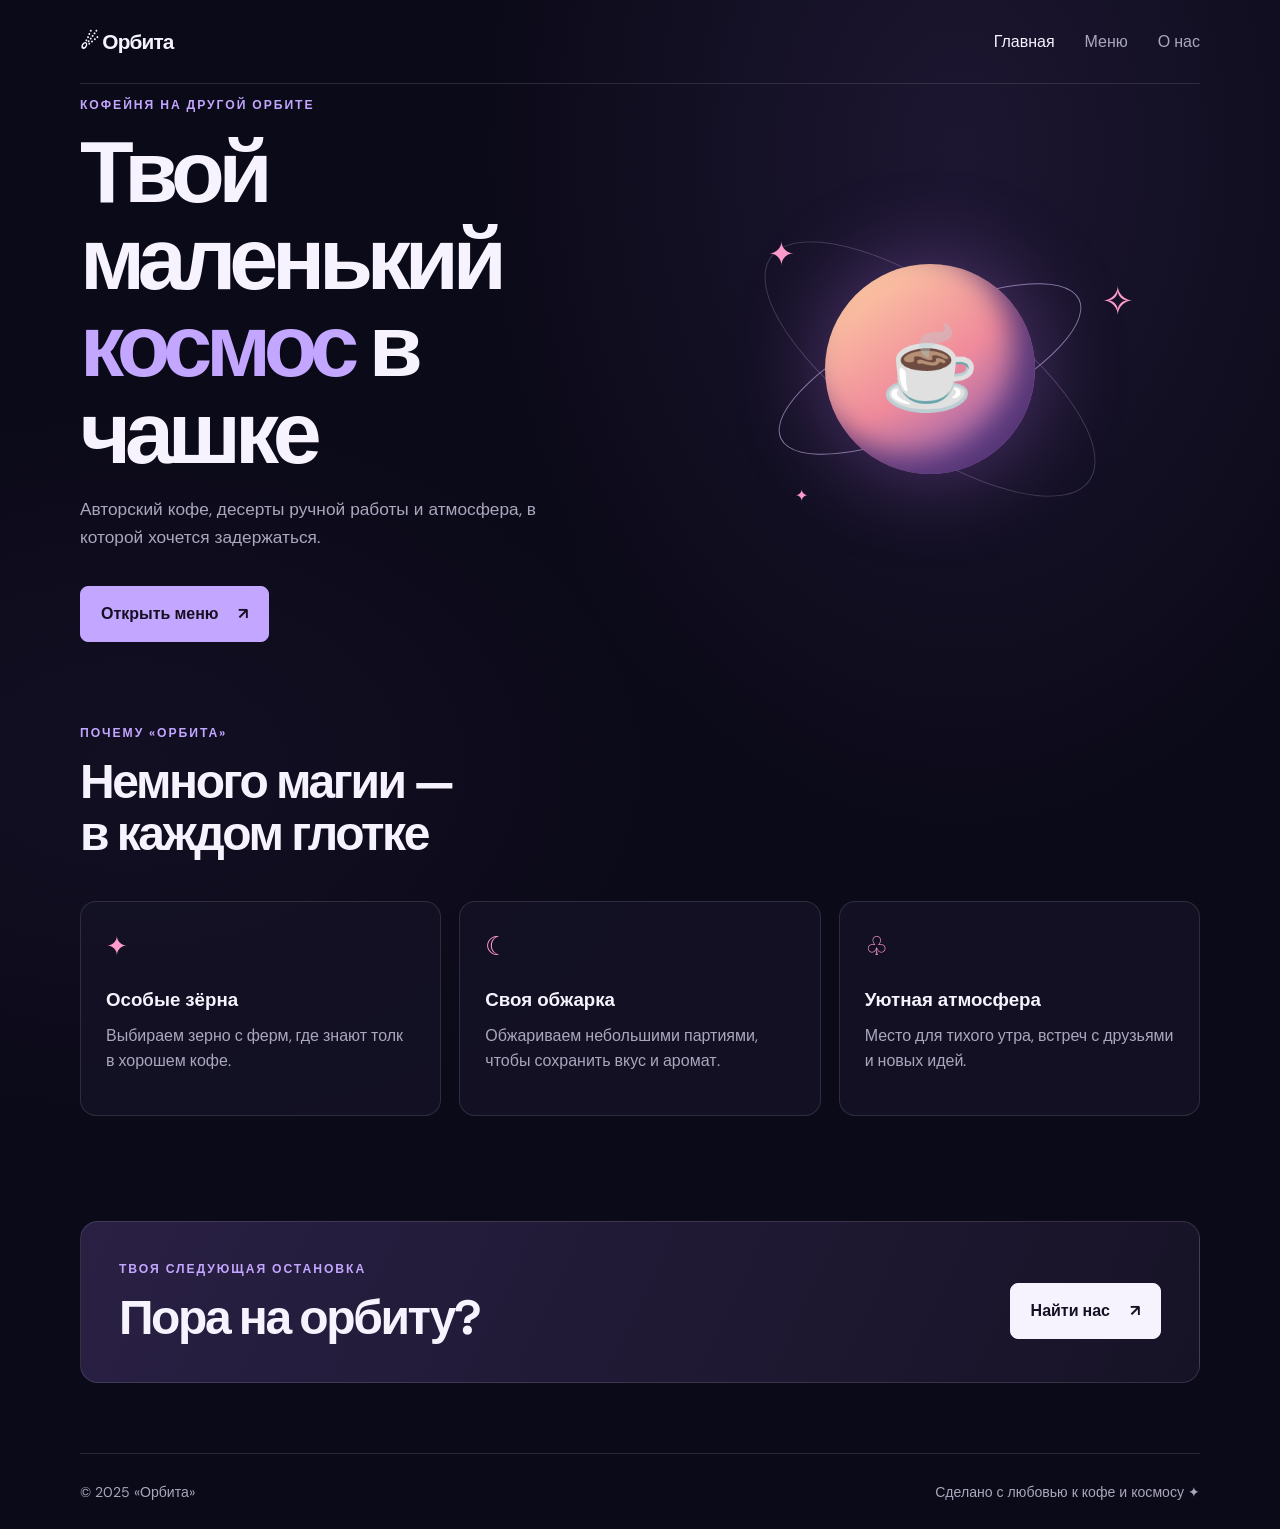
<file: Итоговая/index.html>
<!DOCTYPE html>
<html lang="ru">
<head>
  <meta charset="UTF-8">
  <meta name="viewport" content="width=device-width, initial-scale=1.0">
  <meta name="description" content="Космическая кофейня — кофе и десерты на другой орбите.">
  <title>Орбита — космическая кофейня</title>
  <link rel="stylesheet" href="style.css">
  <script src="script.js" defer></script>
</head>
<body>
  <header class="header">
    <a class="logo" href="index.html">☄ Орбита</a>
    <nav class="nav" aria-label="Основная навигация">
      <a class="active" href="index.html">Главная</a>
      <a href="menu.html">Меню</a>
      <a href="about.html">О нас</a>
    </nav>
  </header>

  <main>
    <section class="hero reveal">
      <div class="hero-copy">
        <p class="eyebrow">КОФЕЙНЯ НА ДРУГОЙ ОРБИТЕ</p>
        <h1>Твой маленький<br><span>космос</span> в чашке</h1>
        <p class="intro">
          Авторский кофе, десерты ручной работы и атмосфера,
          в которой хочется задержаться.
        </p>
        <a class="button" href="menu.html">Открыть меню <span>↗</span></a>
      </div>

      <div class="planet-scene" aria-label="Иллюстрация планеты">
        <div class="orbit orbit-one"></div>
        <div class="orbit orbit-two"></div>
        <div class="planet">☕</div>
        <span class="star star-one">✦</span>
        <span class="star star-two">✧</span>
        <span class="star star-three">✦</span>
      </div>
    </section>

    <section class="section reveal">
      <p class="eyebrow">ПОЧЕМУ «ОРБИТА»</p>
      <h2>Немного магии —<br>в каждом глотке</h2>

      <div class="card-grid">
        <article class="info-card tilt-card">
          <span class="card-icon">✦</span>
          <h3>Особые зёрна</h3>
          <p>Выбираем зерно с ферм, где знают толк в хорошем кофе.</p>
        </article>
        <article class="info-card tilt-card">
          <span class="card-icon">☾</span>
          <h3>Своя обжарка</h3>
          <p>Обжариваем небольшими партиями, чтобы сохранить вкус и аромат.</p>
        </article>
        <article class="info-card tilt-card">
          <span class="card-icon">♧</span>
          <h3>Уютная атмосфера</h3>
          <p>Место для тихого утра, встреч с друзьями и новых идей.</p>
        </article>
      </div>
    </section>

    <section class="callout reveal">
      <div>
        <p class="eyebrow">ТВОЯ СЛЕДУЮЩАЯ ОСТАНОВКА</p>
        <h2>Пора на орбиту?</h2>
      </div>
      <a class="button button-light" href="about.html">Найти нас <span>↗</span></a>
    </section>
  </main>

  <footer class="footer">
    <span>© 2025 «Орбита»</span>
    <span>Сделано с любовью к кофе и космосу ✦</span>
  </footer>
</body>
</html>
</file>
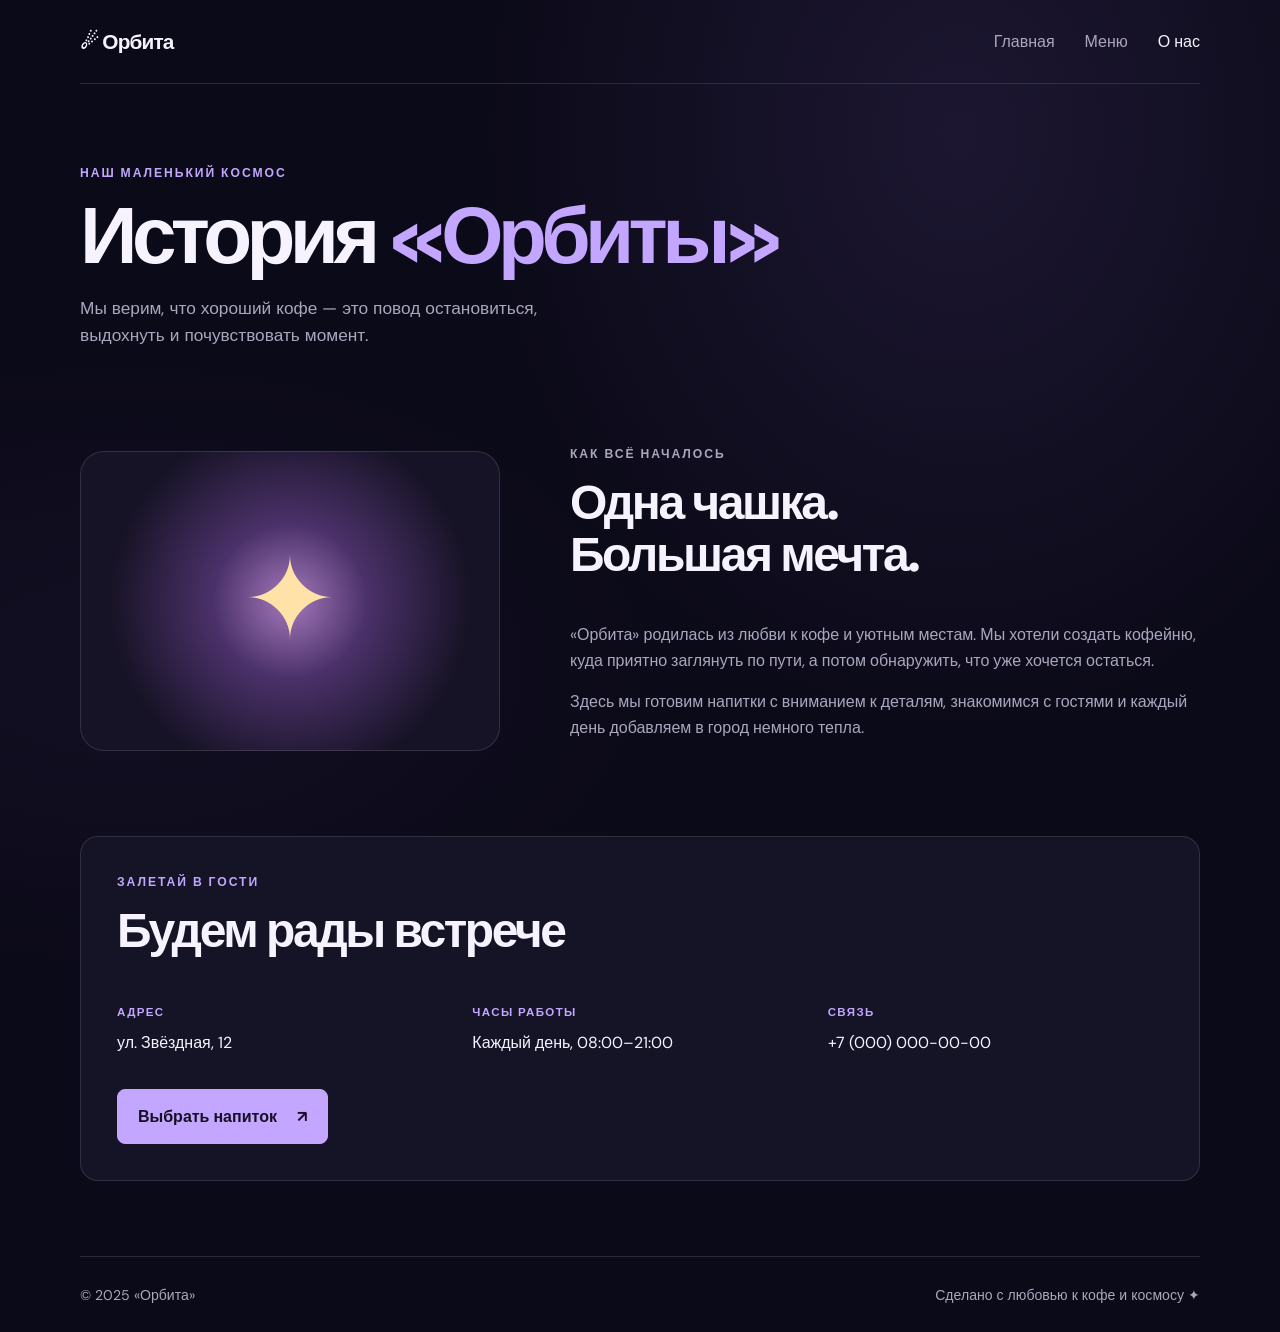
<file: Итоговая/about.html>
<!DOCTYPE html>
<html lang="ru">
<head>
  <meta charset="UTF-8">
  <meta name="viewport" content="width=device-width, initial-scale=1.0">
  <meta name="description" content="История и контакты космической кофейни «Орбита».">
  <title>О нас — Орбита</title>
  <link rel="stylesheet" href="style.css">
  <script src="script.js" defer></script>
</head>
<body>
  <header class="header">
    <a class="logo" href="index.html">☄ Орбита</a>
    <nav class="nav" aria-label="Основная навигация">
      <a href="index.html">Главная</a>
      <a href="menu.html">Меню</a>
      <a class="active" href="about.html">О нас</a>
    </nav>
  </header>

  <main>
    <section class="page-heading reveal">
      <p class="eyebrow">НАШ МАЛЕНЬКИЙ КОСМОС</p>
      <h1>История <span>«Орбиты»</span></h1>
      <p class="intro">
        Мы верим, что хороший кофе — это повод остановиться,
        выдохнуть и почувствовать момент.
      </p>
    </section>

    <section class="story section reveal">
      <div class="story-planet tilt-card">✦</div>
      <div>
        <p class="eyebrow">КАК ВСЁ НАЧАЛОСЬ</p>
        <h2>Одна чашка.<br>Большая мечта.</h2>
        <p>
          «Орбита» родилась из любви к кофе и уютным местам.
          Мы хотели создать кофейню, куда приятно заглянуть по пути,
          а потом обнаружить, что уже хочется остаться.
        </p>
        <p>
          Здесь мы готовим напитки с вниманием к деталям, знакомимся
          с гостями и каждый день добавляем в город немного тепла.
        </p>
      </div>
    </section>

    <section class="contact-panel reveal">
      <p class="eyebrow">ЗАЛЕТАЙ В ГОСТИ</p>
      <h2>Будем рады встрече</h2>
      <div class="contact-grid">
        <div><span class="contact-label">АДРЕС</span><p>ул. Звёздная, 12</p></div>
        <div><span class="contact-label">ЧАСЫ РАБОТЫ</span><p>Каждый день, 08:00–21:00</p></div>
        <div><span class="contact-label">СВЯЗЬ</span><p><a href="tel:+70000000000">+7 (000) 000-00-00</a></p></div>
      </div>
      <a class="button" href="menu.html">Выбрать напиток <span>↗</span></a>
    </section>
  </main>

  <footer class="footer">
    <span>© 2025 «Орбита»</span>
    <span>Сделано с любовью к кофе и космосу ✦</span>
  </footer>
</body>
</html>
</file>
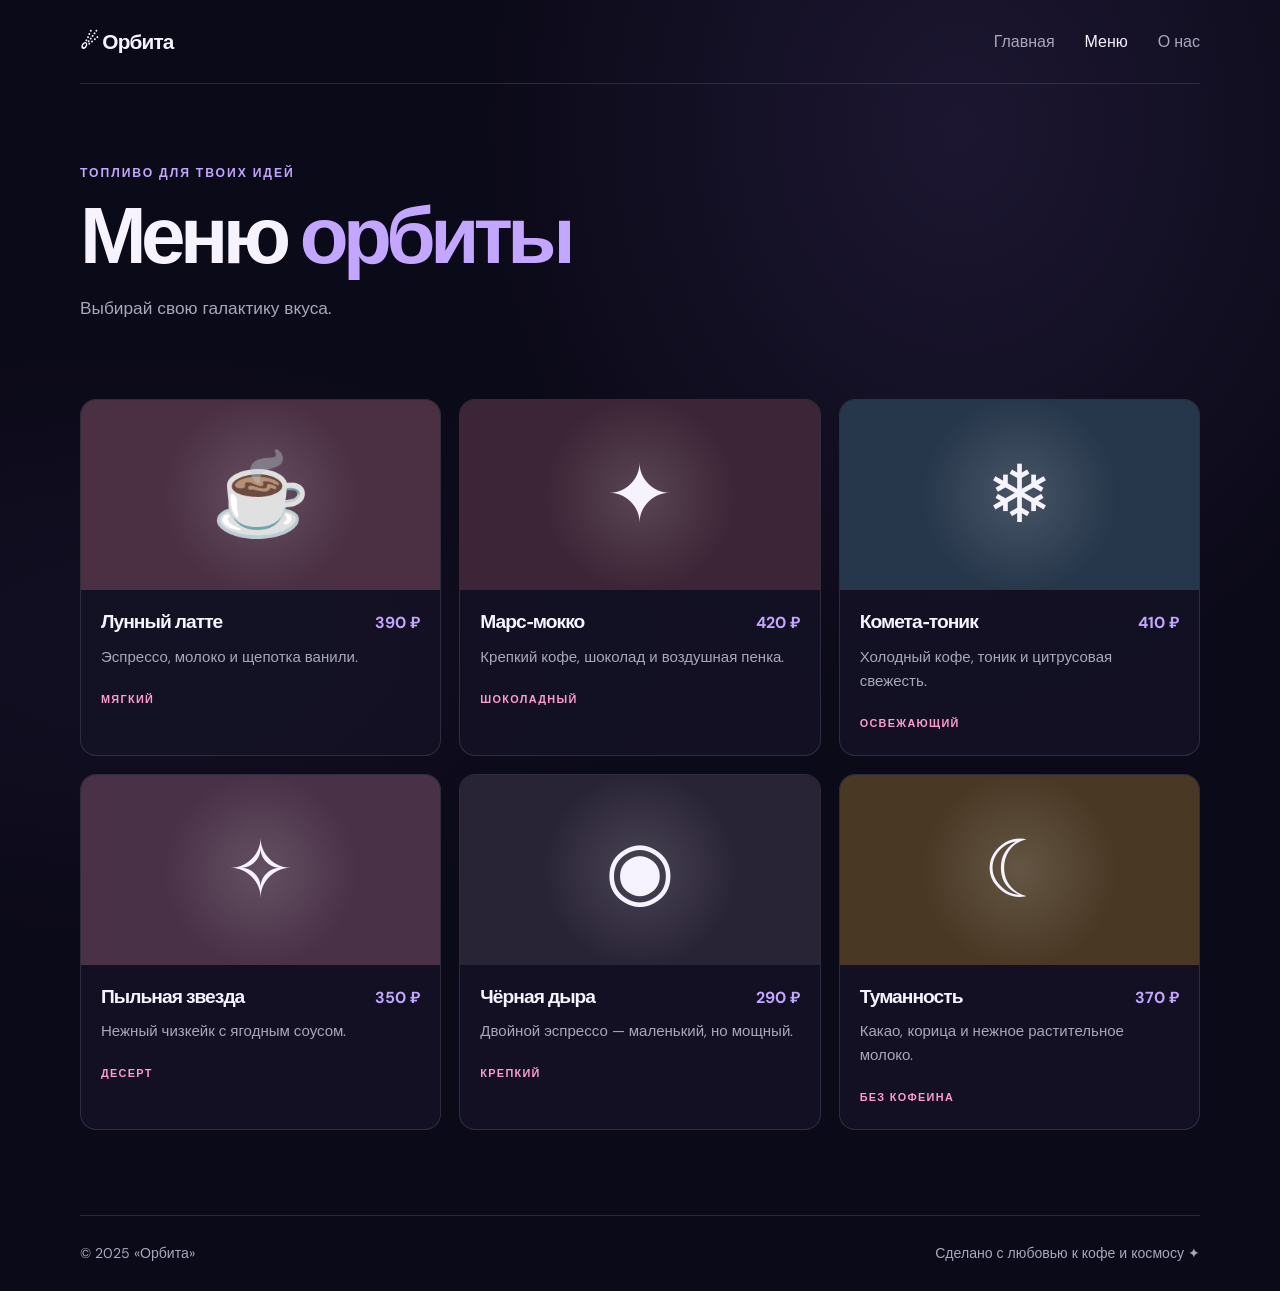
<file: Итоговая/menu.html>
<!DOCTYPE html>
<html lang="ru">
<head>
  <meta charset="UTF-8">
  <meta name="viewport" content="width=device-width, initial-scale=1.0">
  <meta name="description" content="Меню космической кофейни «Орбита».">
  <title>Меню — Орбита</title>
  <link rel="stylesheet" href="style.css">
  <script src="script.js" defer></script>
</head>
<body>
  <header class="header">
    <a class="logo" href="index.html">☄ Орбита</a>
    <nav class="nav" aria-label="Основная навигация">
      <a href="index.html">Главная</a>
      <a class="active" href="menu.html">Меню</a>
      <a href="about.html">О нас</a>
    </nav>
  </header>

  <main>
    <section class="page-heading reveal">
      <p class="eyebrow">ТОПЛИВО ДЛЯ ТВОИХ ИДЕЙ</p>
      <h1>Меню <span>орбиты</span></h1>
      <p class="intro">Выбирай свою галактику вкуса.</p>
    </section>

    <section class="section menu-grid">
      <article class="menu-card tilt-card reveal">
        <div class="drink-art art-latte">☕</div>
        <div class="menu-details">
          <div class="menu-title"><h2>Лунный латте</h2><span>390 ₽</span></div>
          <p>Эспрессо, молоко и щепотка ванили.</p>
          <span class="tag">МЯГКИЙ</span>
        </div>
      </article>

      <article class="menu-card tilt-card reveal">
        <div class="drink-art art-mocha">✦</div>
        <div class="menu-details">
          <div class="menu-title"><h2>Марс-мокко</h2><span>420 ₽</span></div>
          <p>Крепкий кофе, шоколад и воздушная пенка.</p>
          <span class="tag">ШОКОЛАДНЫЙ</span>
        </div>
      </article>

      <article class="menu-card tilt-card reveal">
        <div class="drink-art art-cold">❄</div>
        <div class="menu-details">
          <div class="menu-title"><h2>Комета-тоник</h2><span>410 ₽</span></div>
          <p>Холодный кофе, тоник и цитрусовая свежесть.</p>
          <span class="tag">ОСВЕЖАЮЩИЙ</span>
        </div>
      </article>

      <article class="menu-card tilt-card reveal">
        <div class="drink-art art-cake">✧</div>
        <div class="menu-details">
          <div class="menu-title"><h2>Пыльная звезда</h2><span>350 ₽</span></div>
          <p>Нежный чизкейк с ягодным соусом.</p>
          <span class="tag">ДЕСЕРТ</span>
        </div>
      </article>

      <article class="menu-card tilt-card reveal">
        <div class="drink-art art-espresso">◉</div>
        <div class="menu-details">
          <div class="menu-title"><h2>Чёрная дыра</h2><span>290 ₽</span></div>
          <p>Двойной эспрессо — маленький, но мощный.</p>
          <span class="tag">КРЕПКИЙ</span>
        </div>
      </article>

      <article class="menu-card tilt-card reveal">
        <div class="drink-art art-cocoa">☾</div>
        <div class="menu-details">
          <div class="menu-title"><h2>Туманность</h2><span>370 ₽</span></div>
          <p>Какао, корица и нежное растительное молоко.</p>
          <span class="tag">БЕЗ КОФЕИНА</span>
        </div>
      </article>
    </section>
  </main>

  <footer class="footer">
    <span>© 2025 «Орбита»</span>
    <span>Сделано с любовью к кофе и космосу ✦</span>
  </footer>
</body>
</html>
</file>
<file: Итоговая/style.css>
@import url('https://fonts.googleapis.com/css2?family=DM+Sans:wght@400;500;600;700&family=Space+Grotesk:wght@400;500;600;700&display=swap');

:root {
  --bg: #0b0a18;
  --panel: #151326;
  --text: #f6f3ff;
  --muted: #aaa6bd;
  --accent: #c3a6ff;
  --pink: #ff9ccc;
  --line: rgba(255, 255, 255, 0.12);
}

* { box-sizing: border-box; }

html { scroll-behavior: smooth; }

body {
  margin: 0;
  color: var(--text);
  background:
    radial-gradient(ellipse at 75% 10%, rgba(99, 70, 150, .2), transparent 36%),
    radial-gradient(ellipse at 10% 50%, rgba(70, 50, 115, .12), transparent 35%),
    var(--bg);
  font-family: "DM Sans", sans-serif;
  line-height: 1.6;
}

a { color: inherit; text-decoration: none; }

a:focus-visible, button:focus-visible {
  outline: 3px solid var(--pink);
  outline-offset: 5px;
  border-radius: 5px;
}

.header, .footer {
  width: min(1120px, calc(100% - 48px));
  margin: auto;
  display: flex;
  align-items: center;
  justify-content: space-between;
}

.header {
  min-height: 84px;
  border-bottom: 1px solid var(--line);
}

.logo {
  font: 700 1.3rem "Space Grotesk", sans-serif;
  letter-spacing: -.04em;
}

.nav { display: flex; gap: 30px; }

.nav a {
  color: var(--muted);
  transition: color .2s ease;
}

.nav a:hover, .nav a.active { color: var(--text); }

main { width: min(1120px, calc(100% - 48px)); margin: auto; }

.hero {
  min-height: 570px;
  display: grid;
  grid-template-columns: 1fr 1fr;
  align-items: center;
  gap: 40px;
}

.eyebrow {
  color: var(--accent);
  font-size: .76rem;
  font-weight: 700;
  letter-spacing: .16em;
}

h1, h2, h3, p { margin-top: 0; }

h1, h2, h3 { font-family: "Space Grotesk", sans-serif; }

h1 {
  margin-bottom: 20px;
  font-size: clamp(3rem, 7vw, 5.5rem);
  line-height: .99;
  letter-spacing: -.07em;
}

h1 span, .page-heading h1 span { color: var(--accent); }

.intro { max-width: 490px; color: var(--muted); font-size: 1.08rem; }

.button {
  display: inline-flex;
  align-items: center;
  gap: 20px;
  margin-top: 18px;
  padding: 14px 20px;
  border: 1px solid var(--accent);
  border-radius: 8px;
  background: var(--accent);
  color: #171023;
  font-weight: 700;
  transition: transform .2s, box-shadow .2s;
}

.button:hover {
  transform: translateY(-3px);
  box-shadow: 0 10px 35px rgba(195, 166, 255, .28);
}

.planet-scene {
  min-height: 400px;
  position: relative;
  display: grid;
  place-items: center;
}

.planet {
  z-index: 1;
  display: grid;
  place-items: center;
  width: 210px;
  height: 210px;
  border-radius: 50%;
  background: linear-gradient(145deg, #ffd6a2, #f08b9c 52%, #7652b6);
  box-shadow: 0 0 90px rgba(201, 129, 255, .35), inset -20px -18px 30px #553677;
  font-size: 5rem;
  animation: float 4s ease-in-out infinite;
}

.orbit {
  position: absolute;
  width: 330px;
  height: 110px;
  border: 1px solid rgba(225, 205, 255, .55);
  border-radius: 50%;
  transform: rotate(-25deg);
}

.orbit-two {
  width: 390px;
  height: 150px;
  transform: rotate(35deg);
  opacity: .4;
}

.star { position: absolute; color: var(--pink); animation: twinkle 2s infinite alternate; }
.star-one { top: 15%; left: 20%; font-size: 2rem; }
.star-two { right: 12%; top: 25%; font-size: 2.5rem; animation-delay: .5s; }
.star-three { bottom: 15%; left: 25%; animation-delay: 1s; }

.section { padding: 70px 0; }

.section h2, .contact-panel h2, .callout h2 {
  font-size: clamp(2rem, 4vw, 3rem);
  line-height: 1.1;
  letter-spacing: -.05em;
}

.card-grid, .menu-grid {
  display: grid;
  grid-template-columns: repeat(3, 1fr);
  gap: 18px;
  margin-top: 32px;
}

.info-card, .menu-card {
  border: 1px solid var(--line);
  border-radius: 16px;
  background: rgba(21, 19, 38, .84);
}

.info-card { padding: 25px; }

.card-icon { color: var(--pink); font-size: 1.6rem; }
.info-card h3 { margin: 17px 0 8px; }
.info-card p, .menu-card p, .story p { color: var(--muted); }

.tilt-card {
  transform-style: preserve-3d;
  transition: transform .18s ease, border-color .2s, box-shadow .2s;
}

.tilt-card:hover {
  border-color: rgba(195, 166, 255, .55);
  box-shadow: 0 15px 45px rgba(0, 0, 0, .25);
}

.callout {
  margin: 35px 0 70px;
  padding: 38px;
  border: 1px solid var(--line);
  border-radius: 18px;
  background: linear-gradient(115deg, #292044, #171326);
  display: flex;
  align-items: center;
  justify-content: space-between;
  gap: 20px;
}

.callout h2 { margin-bottom: 0; }

.button-light {
  flex: 0 0 auto;
  border-color: var(--text);
  background: var(--text);
}

.footer {
  min-height: 76px;
  border-top: 1px solid var(--line);
  color: var(--muted);
  font-size: .88rem;
}

.page-heading { padding: 80px 0 25px; }
.page-heading h1 { font-size: clamp(3rem, 7vw, 5rem); }
.page-heading .intro { margin-bottom: 0; }

.menu-grid { padding-top: 20px; padding-bottom: 85px; }

.menu-card { overflow: hidden; }

.drink-art {
  height: 190px;
  display: grid;
  place-items: center;
  font-size: 5rem;
  background: radial-gradient(circle, rgba(255,255,255,.15), transparent 48%), #302141;
}

.art-latte { background-color: #4b3044; }
.art-mocha { background-color: #3c2536; }
.art-cold { background-color: #27374b; }
.art-cake { background-color: #493147; }
.art-espresso { background-color: #292336; }
.art-cocoa { background-color: #493824; }

.menu-details { padding: 20px; }
.menu-title { display: flex; justify-content: space-between; gap: 10px; align-items: baseline; }
.menu-title h2 { margin: 0; font-size: 1.2rem; }
.menu-title span { color: var(--accent); white-space: nowrap; font-weight: 700; }
.menu-details p { margin: 9px 0 16px; font-size: .94rem; }

.tag {
  color: var(--pink);
  font-size: .68rem;
  font-weight: 700;
  letter-spacing: .12em;
}

.story {
  display: grid;
  grid-template-columns: .8fr 1.2fr;
  align-items: center;
  gap: 70px;
}

.story-planet {
  min-height: 300px;
  display: grid;
  place-items: center;
  border: 1px solid var(--line);
  border-radius: 24px;
  background: radial-gradient(circle, #a579bd, #4b3169 30%, #171326 70%);
  font-size: 7rem;
  color: #ffe2a8;
}

.contact-panel {
  margin: 10px 0 75px;
  padding: 36px;
  border: 1px solid var(--line);
  border-radius: 18px;
  background: var(--panel);
}

.contact-grid {
  display: grid;
  grid-template-columns: repeat(3, 1fr);
  gap: 20px;
  margin: 30px 0 15px;
}

.contact-label { color: var(--accent); font-size: .72rem; font-weight: 700; letter-spacing: .12em; }
.contact-grid p { margin: 7px 0 0; }

.reveal {
  opacity: 0;
  transform: translateY(22px);
  transition: opacity .65s ease, transform .65s ease;
}

.reveal.visible { opacity: 1; transform: translateY(0); }

body.warp .star, body.warp .planet {
  animation-duration: .45s;
}

body.warp::after {
  content: "✦";
  position: fixed;
  z-index: 5;
  inset: 0;
  display: grid;
  place-items: center;
  color: white;
  font-size: 8rem;
  pointer-events: none;
  animation: flash .65s ease-out forwards;
}

@keyframes float {
  0%, 100% { transform: translateY(0); }
  50% { transform: translateY(-14px); }
}

@keyframes twinkle {
  from { opacity: .35; transform: scale(.85); }
  to { opacity: 1; transform: scale(1.15); }
}

@keyframes flash {
  0% { opacity: 0; transform: scale(.2); }
  35% { opacity: .9; transform: scale(1); }
  100% { opacity: 0; transform: scale(2.5); }
}

@media (max-width: 760px) {
  .hero { grid-template-columns: 1fr; padding: 65px 0 20px; }
  .planet-scene { min-height: 340px; }
  .card-grid, .menu-grid { grid-template-columns: repeat(2, 1fr); }
  .story { grid-template-columns: 1fr; gap: 35px; }
}

@media (max-width: 520px) {
  .header, .footer, main { width: min(100% - 32px, 1120px); }
  .header { min-height: 72px; align-items: flex-start; padding: 17px 0; gap: 12px; flex-direction: column; }
  .nav { width: 100%; justify-content: space-between; gap: 10px; font-size: .9rem; }
  .card-grid, .menu-grid, .contact-grid { grid-template-columns: 1fr; }
  .callout { align-items: flex-start; flex-direction: column; padding: 26px; }
  .footer { padding: 18px 0; align-items: flex-start; flex-direction: column; gap: 5px; }
  .planet { width: 170px; height: 170px; }
  .orbit { width: 280px; }
  .orbit-two { width: 320px; }
  .contact-panel { padding: 25px; }
}

@media (prefers-reduced-motion: reduce) {
  *, *::before, *::after {
    scroll-behavior: auto !important;
    animation-duration: .01ms !important;
    transition-duration: .01ms !important;
  }
}
</file>
